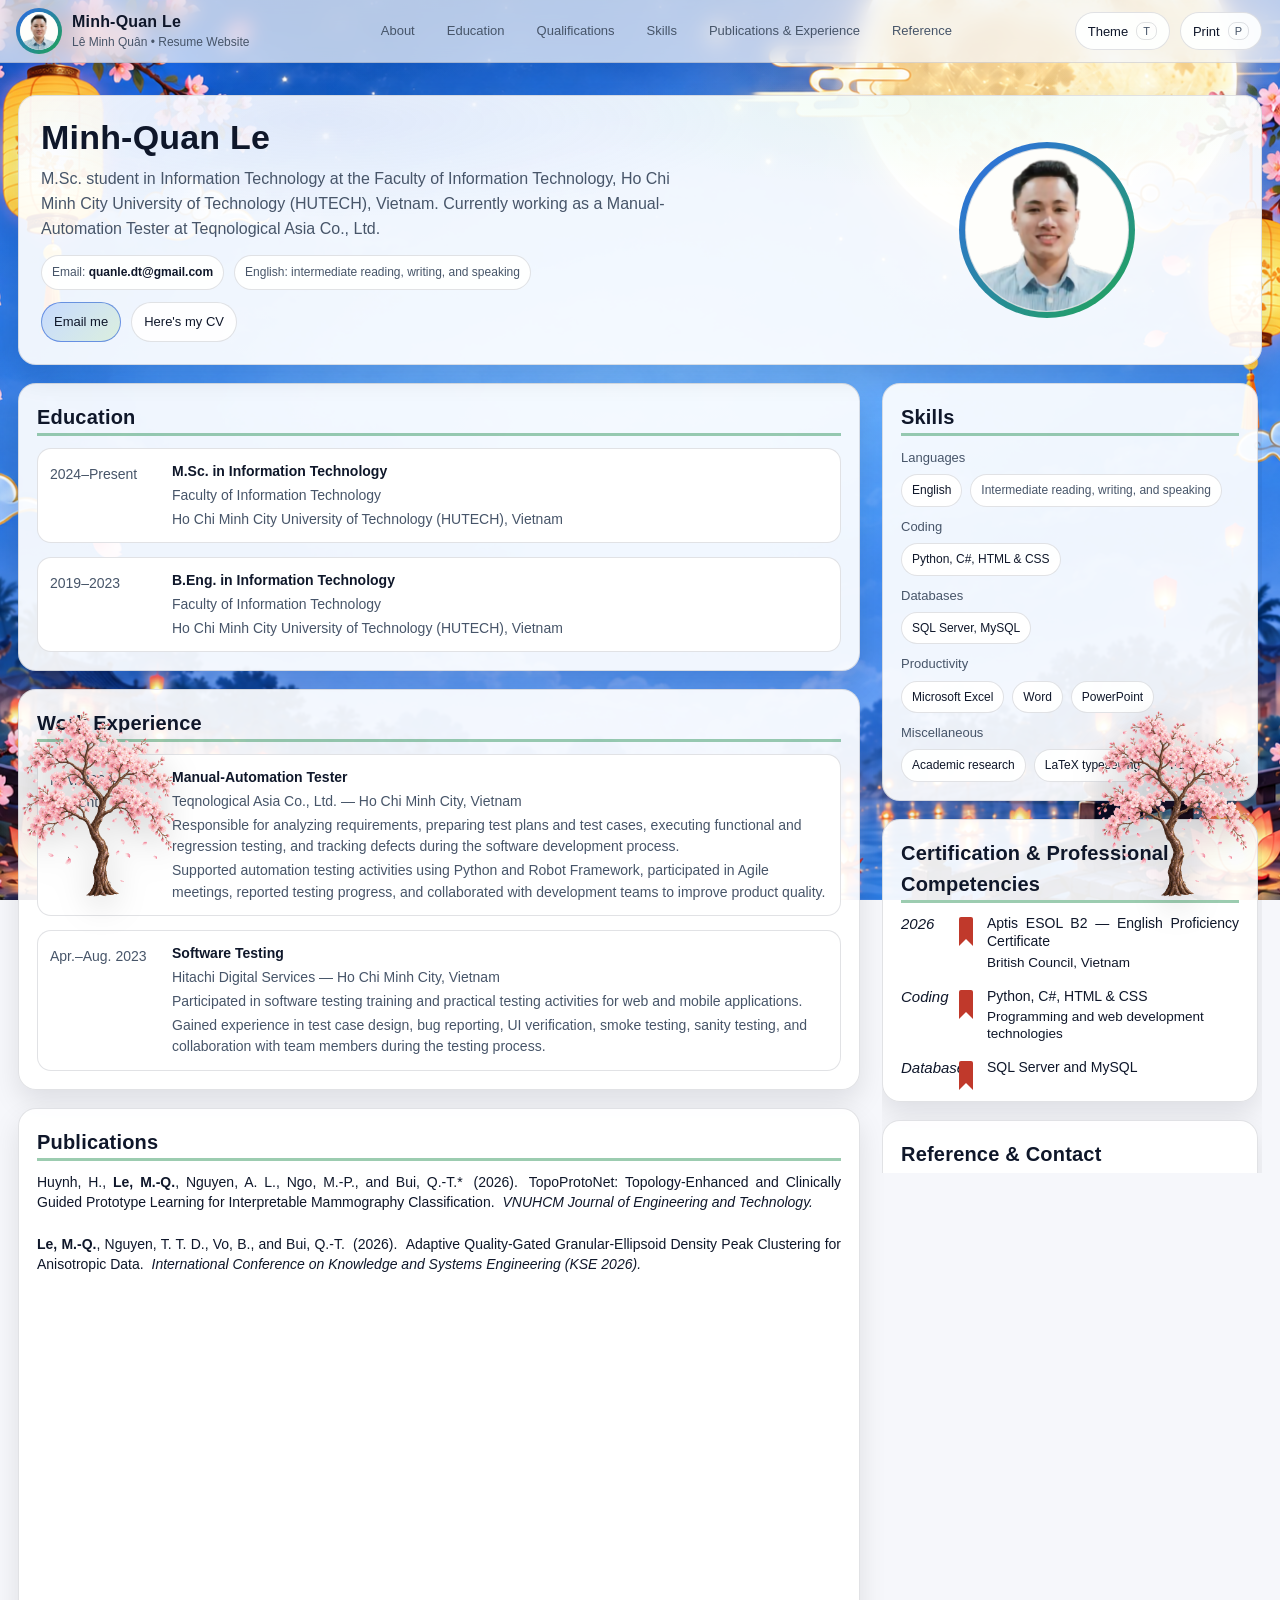
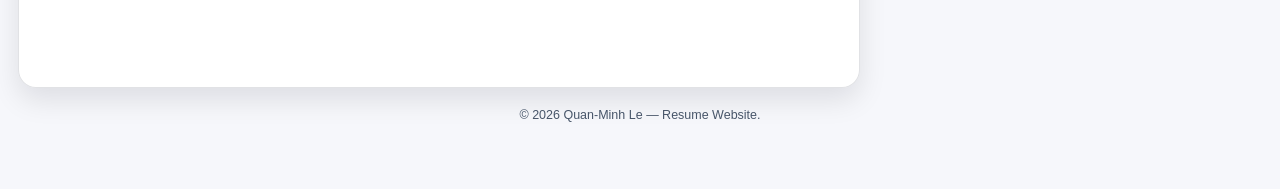
<file: index.html>
<!doctype html>
<html lang="en" data-theme="dark">
<head>
  <meta charset="utf-8" />
  <meta name="viewport" content="width=device-width,initial-scale=1" />
  <meta name="description" content="Minh-Quan Le — Resume Website" />
  <title>Minh-Quan Le | Resume</title>

  <script>
    (function () {
      const t = localStorage.getItem("theme");
      if (t) document.documentElement.setAttribute("data-theme", t);
    })();
  </script>

  <link rel="stylesheet" href="./main.css">
</head>

<body>
   <div id="sakura-container" aria-hidden="true"></div>
  <header class="topbar">
    <!-- Decorative lanterns attached to the topbar -->
    <!-- <img class="topbar-lantern topbar-lantern-left"
         src="./LongDentruingthu.png" alt="" aria-hidden="true" />
    <img class="topbar-lantern topbar-lantern-right"
         src="./LongDentruingthu.png" alt="" aria-hidden="true" /> -->

    <div class="topbar-inner">
      <!-- Brand + Avatar -->
      <div class="brand">
        <button class="avatar" id="avatarBtn" type="button" aria-label="Change avatar">
          <img id="avatarImg" src="./LeMinhQuan@4x.png" alt="Quan-Minh Le" />
          <span class="avatar-ring" aria-hidden="true"></span>
        </button>
        <input id="avatarInput" type="file" accept="image/*" hidden />

        <div class="brand-text">
          <div class="name">Minh-Quan Le</div>
          <span class="sub">Lê Minh Quân • Resume Website</span>
        </div>
      </div>

      <!-- Navigation -->
      <nav aria-label="Primary navigation" class="nav">
        <a href="#about">About</a>
        <a href="#education">Education</a>
        <a href="#certifications">Qualifications</a>
        <a href="#skills">Skills</a>
        <a href="#publications">Publications &amp; Experience</a>
        <a href="#references">Reference</a>
      </nav>

      <!-- Actions -->
      <div class="actions">
        <button class="btn" id="themeBtn" type="button" title="Toggle theme (T)">
          Theme <span class="kbd">T</span>
        </button>

        <button class="btn" id="printBtn" type="button" title="Print / Save as PDF (P)">
          Print <span class="kbd">P</span>
        </button>
      </div>
    </div>
  </header>

  <!-- Animated lion-dance decorations -->
  <img class="corner-lion corner-lion-left"
       src="./cay_anh_dao_lac_lu.gif" alt="" aria-hidden="true" />

  <img class="corner-lion corner-lion-right"
       src="./cay_anh_dao_lac_lu.gif" alt="" aria-hidden="true" />

  <main class="wrap">
    <!-- HERO / ABOUT -->
    <section class="hero" id="about">
      <div class="hero-inner">
        <div>
          <h1>Minh-Quan Le</h1>

          <p>
            M.Sc. student in Information Technology at the Faculty of Information
            Technology, Ho Chi Minh City University of Technology (HUTECH), Vietnam.
            Currently working as a Manual-Automation Tester at Teqnological Asia Co., Ltd.
          </p>

          <div class="hero-badges" aria-label="Highlights">
            <span class="pill">
              Email:
              <a id="emailLink" href="mailto:quanle.dt@gmail.com">
                <strong id="emailText">quanle.dt@gmail.com</strong>
              </a>
            </span>

            <span class="pill">
              English: intermediate reading, writing, and speaking
            </span>
          </div>

          <div class="contact-row">
            <a class="btn primary" href="mailto:quanle.dt@gmail.com">
              Email me
            </a>

            <a class="btn"
               href="https://drive.google.com/file/d/1zhZrEgo17ajCae7DOH2sjOqNZavHcTFz/view"
               target="_blank"
               rel="noopener">
              Here's my CV
            </a>
          </div>

          <div class="small muted"
               id="toast"
               style="display:none;margin-top:8px"></div>
        </div>

        <div class="hero-right">
          <button class="hero-avatar"
                  id="heroAvatarBtn"
                  type="button"
                  aria-label="Change avatar">
            <span class="hero-avatar-ring" aria-hidden="true"></span>
            <img id="heroAvatarImg"
                 src="./LeMinhQuan@4x.png"
                 alt="Quan-Minh Le" />
          </button>
        </div>
      </div>
    </section>

    <!-- Main content and sidebar -->
    <div class="layout">
      <!-- MAIN -->
      <div class="main">
        <section class="card" id="education">
            <h2>Education</h2>

            <div class="timeline">
              <!-- Master's degree -->
              <div class="titem">
                <div class="when">
                  2024–Present
                </div>

                <div>
                  <h3>M.Sc. in Information Technology</h3>

                  <div class="meta">
                    Faculty of Information Technology
                  </div>

                  <div class="meta">
                    Ho Chi Minh City University of Technology (HUTECH), Vietnam
                  </div>
                </div>
              </div>

              <!-- Bachelor's degree -->
              <div class="titem">
                <div class="when">
                  2019–2023
                </div>

                <div>
                  <h3>B.Eng. in Information Technology</h3>

                  <div class="meta">
                    Faculty of Information Technology
                  </div>

                  <div class="meta">
                    Ho Chi Minh City University of Technology (HUTECH), Vietnam
                  </div>
                </div>
              </div>
            </div>
        </section>

        <section class="card" id="education">
          <h2>Work Experience</h2>

          <div class="timeline">
            <!-- Work Experience 1 -->
            <div class="titem">
              <div class="when">
                Nov. 2023–Present
              </div>

              <div>
                <h3>
                  Manual-Automation Tester
                </h3>

                <div class="meta">
                  Teqnological Asia Co., Ltd. — Ho Chi Minh City, Vietnam
                </div>

                <div class="meta">
                  Responsible for analyzing requirements, preparing test plans and
                  test cases, executing functional and regression testing, and tracking
                  defects during the software development process.
                </div>

                <div class="meta">
                  Supported automation testing activities using Python and Robot
                  Framework, participated in Agile meetings, reported testing progress,
                  and collaborated with development teams to improve product quality.
                </div>
              </div>
            </div>

            <!-- Work Experience 2 -->
            <div class="titem">
              <div class="when">
                Apr.–Aug. 2023
              </div>

              <div>
                <h3>
                  Software Testing
                </h3>

                <div class="meta">
                  Hitachi Digital Services — Ho Chi Minh City, Vietnam
                </div>

                <div class="meta">
                  Participated in software testing training and practical testing
                  activities for web and mobile applications.
                </div>

                <div class="meta">
                  Gained experience in test case design, bug reporting, UI verification,
                  smoke testing, sanity testing, and collaboration with team members
                  during the testing process.
                </div>
              </div>
            </div>
          </div>
        </section>

        <section class="card" id="publications">
          <h2>Publications</h2>

          <ol class="publist paper-format" id="pubList">
            <!-- Publication -->
             <li class="pub-paper"
                data-text="2026 topoprotonet topology-enhanced clinically guided prototype learning interpretable mammography classification vnu hcm journal engineering technology huynh le nguyen ngo bui">
              <p>
                <span class="pub-authors">
                  Huynh, H., <strong>Le, M.-Q.</strong>, Nguyen, A. L., Ngo, M.-P., and Bui, Q.-T.*
                </span>

                <span class="pub-year">(2026).</span>

                <span class="pub-title">
                  TopoProtoNet: Topology-Enhanced and Clinically Guided Prototype
                  Learning for Interpretable Mammography Classification.
                </span>

                <span class="pub-venue">
                  VNUHCM Journal of Engineering and Technology.
                </span>

                <span class="pub-location"></span>
              </p>
            </li>
            <li class="pub-paper"
                data-text="2026 adaptive quality-gated granular-ellipsoid density peak clustering anisotropic data kse le nguyen vo bui">
              <p>
                <span class="pub-authors">
                  <strong>Le, M.-Q.</strong>, Nguyen, T. T. D., Vo, B., and Bui, Q.-T.
                </span>

                <span class="pub-year">(2026).</span>

                <span class="pub-title">
                  Adaptive Quality-Gated Granular-Ellipsoid Density Peak
                  Clustering for Anisotropic Data.
                </span>

                <span class="pub-venue">
                  International Conference on Knowledge and Systems Engineering
                  (KSE 2026).
                </span>

                <span class="pub-location"></span>
              </p>
            </li>
          </ol>
        </section>
      </div>

      <!-- SIDEBAR -->
      <aside class="sidebar">
        <section class="card" id="skills">
          <h2>Skills</h2>

          <div class="skill-group">
            <div>
              <div class="muted small" style="margin-bottom:6px">
                Languages
              </div>

              <div class="skill-row">
                <span class="tag">English</span>
                <span class="tag muted">
                  Intermediate reading, writing, and speaking
                </span>
              </div>
            </div>

            <div>
              <div class="muted small" style="margin-bottom:6px">
                Coding
              </div>

              <div class="skill-row">
                <span class="tag">Python, C#, HTML &amp; CSS</span>
              </div>
            </div>

            <div>
              <div class="muted small" style="margin-bottom:6px">
                Databases
              </div>

              <div class="skill-row">
                <span class="tag">SQL Server, MySQL</span>
              </div>
            </div>

            <div>
              <div class="muted small" style="margin-bottom:6px">
                Productivity
              </div>

              <div class="skill-row">
                <span class="tag">Microsoft Excel</span>
                <span class="tag">Word</span>
                <span class="tag">PowerPoint</span>
              </div>
            </div>

            <div>
              <div class="muted small" style="margin-bottom:6px">
                Miscellaneous
              </div>

              <div class="skill-row">
                <span class="tag">Academic research</span>
                <span class="tag">LaTeX typesetting</span>
                <span class="tag">Publishing</span>
              </div>
            </div>
          </div>
        </section>

        <section class="card" id="certifications">
          <h2>Certification &amp; Professional Competencies</h2>

          <div class="cert-list">
            <div class="cert-item">
              <div class="cert-year">2026</div>
              <div class="cert-icon" aria-hidden="true"></div>

              <div class="cert-content">
                <h3>
                  Aptis ESOL B2
                  <span>— English Proficiency Certificate</span>
                </h3>

                <div class="cert-meta">
                  British Council, Vietnam
                </div>
              </div>
            </div>

            <div class="cert-item">
              <div class="cert-year">Coding</div>
              <div class="cert-icon" aria-hidden="true"></div>

              <div class="cert-content">
                <h3>
                  Python, C#, HTML
                  <span>&amp; CSS</span>
                </h3>

                <div class="cert-meta">
                  Programming and web development technologies
                </div>
              </div>
            </div>

            <div class="cert-item">
              <div class="cert-year">Database</div>
              <div class="cert-icon" aria-hidden="true"></div>

              <div class="cert-content">
                <h3>SQL Server and MySQL</h3>
              </div>
            </div>
          </div>
        </section>

        <section class="card" id="references">
          <h2>Reference &amp; Contact</h2>

          <div class="ref-list simple-ref">
            <div class="ref-person">
              <h3>Dr. Quang-Thinh Bui</h3>
              <p>Faculty of Education and Basic Sciences</p>
              <p>Tien Giang University</p>
              <p>
                119 Ap Bac, Ward 5, My Tho City,
                Dong Thap Province, Vietnam
              </p>

              <p>
                <a href="mailto:buiquanghthinh@tgu.edu.vn">
                  buiquanghthinh@tgu.edu.vn
                </a>
              </p>
            </div>
          </div>
        </section>
      </aside>
    </div>

    <footer>
      © <span id="year"></span> Quan-Minh Le — Resume Website.
    </footer>
  </main>

  <script src="./main.js"></script>
  <script src="./hoaanhdao.js"></script>
</body>
</html>
</file>
<file: main.css>
:root {
  --bg: #0b0d10;
  --panel: #11151b;
  --text: #e8edf3;
  --muted: #a9b4c2;
  --line: rgba(255,255,255,.10);
  --brand: #7aa2f7;
  --brand2: #34d399;
  --shadow: 0 10px 30px rgba(0,0,0,.35);
  --radius: 18px;

  /* Tăng bề ngang web */
  --max: 1380px;

  --mono: ui-monospace, SFMono-Regular, Menlo, Monaco, Consolas, "Liberation Mono", monospace;
  --sans: ui-sans-serif, system-ui, -apple-system, Segoe UI, Roboto, Helvetica, Arial, "Apple Color Emoji", "Segoe UI Emoji";
}

[data-theme="light"] {
  --bg: #f6f7fb;
  --panel: #ffffff;
  --text: #0f172a;
  --muted: #475569;
  --line: rgba(15,23,42,.12);
  --brand: #2563eb;
  --brand2: #16a34a;
  --shadow: 0 12px 28px rgba(2,6,23,.10);
}

* {
  box-sizing: border-box;
  font-family: "Poppins", sans-serif !important; 

}

html,
body {
  height: auto;
  min-height: 100%;
  overflow-x: hidden;
  overflow-y: auto;
}

body {
  margin: 0;
  font-family: var(--sans);
  color: var(--text);
  line-height: 1.55;

  background:
    radial-gradient(
      900px 420px at 15% -10%,
      rgba(122, 162, 247, 0.10),
      transparent 60%
    ),

    radial-gradient(
      900px 420px at 85% 0%,
      rgba(255, 255, 255, 0.04),
      transparent 60%
    ),

    linear-gradient(
      180deg,
      rgba(255, 255, 255, 0.03),
      transparent 35%
    ),

    url("./bg.png")
      center / cover no-repeat fixed,

    var(--bg);
}
a {
  color: inherit;
  text-decoration: none;
}

.wrap {
  max-width: var(--max);
  margin: 0 auto;
  padding: 18px 18px 64px;
}

section {
  scroll-margin-top: 92px;
}

/* =========================
   Topbar
   ========================= */

.topbar {
  position: sticky;
  top: 0;
  z-index: 50;
  overflow: visible;
  backdrop-filter: blur(10px);
  background: rgba(10,12,16,.62);
  border-bottom: 1px solid var(--line);
}

/* Lồng đèn treo ở hai đầu topbar */
.topbar-lantern {
  position: absolute;
  top:63px;
  z-index: 51;
    width: clamp(90px, 8vw, 155px);
  height: auto;
  pointer-events: none;
  user-select: none;
  transform-origin: 50% 0;
  filter: drop-shadow(0 8px 10px rgba(191, 25, 25, .28));
  animation: lantern-sway 1.5s ease-in-out infinite alternate;
}

.topbar-lantern-left {
  left: max(8px, calc((100vw - var(--max)) / 2 - 123px));
}

.topbar-lantern-right {
  right: max(8px, calc((100vw - var(--max)) / 2 - 123px));
  animation-delay: -1.75s;
}

@keyframes lantern-sway {
  from { transform: rotate(-2deg); }
  to { transform: rotate(2deg); }
}

/* Hai con lân cố định ở hai góc dưới màn hình */
.corner-lion {
  position: fixed;
  bottom: 0;
  z-index: 40;
  width: clamp(145px, 16vw, 270px);
  max-height: 43vh;
  object-fit: contain;
  pointer-events: none;
  user-select: none;
  filter: drop-shadow(0 8px 16px rgba(0, 0, 0, .18));
}

.corner-lion-left {
  left: 0;
  object-position: left bottom;
}

.corner-lion-right {
  right: 0;
  object-position: right bottom;
}

@media (prefers-reduced-motion: reduce) {
  .topbar-lantern {
    animation: none;
  }
}

[data-theme="light"] .topbar {
  background: rgba(246,247,251,.72);
}

.topbar-inner {
  max-width: var(--max);
  margin: 0 auto;
  padding: 10px 18px;
  display: grid;
  grid-template-columns: auto 1fr auto;
  align-items: center;
  gap: 14px;
}

.brand {
  display: flex;
  align-items: center;
  gap: 12px;
  min-width: 240px;
}

.brand-text .name {
  font-weight: 800;
  letter-spacing: .2px;
}

.brand-text .sub {
  display: block;
  font-size: 12px;
  color: var(--muted);
  margin-top: -2px;
}

.nav {
  display: flex;
  justify-content: center;
  align-items: center;
  gap: 10px;
  flex-wrap: wrap;
}

.nav a {
  font-size: 13px;
  color: var(--muted);
  padding: 8px 10px;
  border-radius: 999px;
  border: 1px solid transparent;
}

.nav a.active {
  color: var(--text);
  border-color: var(--line);
  background: color-mix(in oklab, var(--panel) 85%, transparent);
}


.actions {
  display: flex;
  align-items: center;
  gap: 10px;
  justify-content: flex-end;
}

/* =========================
   Avatar
   ========================= */

.avatar,
.hero-avatar {
  position: relative;
  border-radius: 999px;
  border: 0;
  background: transparent;
  cursor: pointer;
  padding: 0;
}

.avatar {
  width: 42px;
  height: 42px;
}

.hero-avatar {
  width: 170px;
  height: 170px;
}

.avatar-ring,
.hero-avatar-ring {
  position: absolute;
  border-radius: 999px;
  background: linear-gradient(135deg, var(--brand), var(--brand2));
  opacity: .95;
}

.avatar-ring {
  inset: -2px;
  z-index: 0;
}

.hero-avatar-ring {
  inset: -3px;
}

.avatar img,
.avatar .avatar-fallback,
.hero-avatar img,
.hero-avatar-fallback {
  position: absolute;
  border-radius: 999px;
  z-index: 1;
}

.avatar img,
.avatar .avatar-fallback {
  inset: 2px;
  width: calc(100% - 4px);
  height: calc(100% - 4px);
}

.hero-avatar img,
.hero-avatar-fallback {
  inset: 3px;
  width: calc(100% - 6px);
  height: calc(100% - 6px);
}

.avatar img,
.hero-avatar img {
  display: block;
  object-fit: cover;
  background: color-mix(in oklab, var(--panel) 90%, transparent);
}

.hero-avatar img {
  border: 1px solid var(--line);
}

.avatar .avatar-fallback,
.hero-avatar-fallback {
  display: flex;
  align-items: center;
  justify-content: center;
  font-weight: 800;
  background: color-mix(in oklab, var(--panel) 92%, transparent);
}

.hero-avatar-fallback {
  font-weight: 900;
  letter-spacing: .4px;
  border: 1px solid var(--line);
}

.avatar.has-img .avatar-fallback,
.hero-avatar.has-img .hero-avatar-fallback {
  display: none;
}

.hero-avatar-hint {
  text-align: center;
}

/* =========================
   Buttons
   ========================= */

.btn {
  display: inline-flex;
  align-items: center;
  gap: 8px;
  padding: 9px 12px;
  border-radius: 999px;
  border: 1px solid var(--line);
  background: color-mix(in oklab, var(--panel) 90%, transparent);
  color: var(--text);
  font-size: 13px;
  cursor: pointer;
  transition: transform .12s ease;
}

.btn:hover {
  transform: translateY(-1px);
}

.btn.primary {
  border-color: color-mix(in oklab, var(--brand) 55%, var(--line));
  background: linear-gradient(
    135deg,
    color-mix(in oklab, var(--brand) 25%, var(--panel)),
    color-mix(in oklab, var(--brand2) 18%, var(--panel))
  );
}

.kbd {
  font-family: var(--mono);
  font-size: 11px;
  color: var(--muted);
  border: 1px solid var(--line);
  padding: 2px 6px;
  border-radius: 8px;
}

/* =========================
   Hero
   ========================= */

.hero {
  margin-top: 14px;
  border: 1px solid var(--line);
  background: color-mix(in oklab, var(--panel) 92%, transparent);
  border-radius: var(--radius);
  box-shadow: var(--shadow);
  overflow: hidden;
  position: relative;
}

.hero::before {
  content: "";
  position: absolute;
  inset: -2px;
  pointer-events: none;
  background:
    radial-gradient(700px 160px at 25% 10%, rgba(122,162,247,.12), transparent 60%),
    radial-gradient(700px 160px at 75% 0%, rgba(52,211,153,.07), transparent 60%);
}

.hero-inner {
  position: relative;
  display: grid;
  grid-template-columns: 1.35fr .65fr;
  gap: 16px;
  padding: 22px;
}

.hero h1 {
  margin: 0;
  font-size: 34px;
  line-height: 1.15;
  letter-spacing: .2px;
}

.hero p {
  margin: 10px 0 0;
  color: var(--muted);
  max-width: 72ch;
}

.hero-badges,
.contact-row {
  display: flex;
  gap: 10px;
  flex-wrap: wrap;
  margin-top: 14px;
}

.contact-row {
  margin-top: 12px;
}

.hero-right {
  display: flex;
  flex-direction: column;
  align-items: center;
  justify-content: center;
  gap: 10px;
}

.pill {
  font-size: 12px;
  padding: 7px 10px;
  border-radius: 999px;
  border: 1px solid var(--line);
  background: color-mix(in oklab, var(--panel) 92%, transparent);
  color: var(--muted);
}

.pill strong {
  color: var(--text);
}

/* =========================
   Cards and layout
   ========================= */

section.card {
  border: 1px solid var(--line);
  background: color-mix(in oklab, var(--panel) 92%, transparent);
  border-radius: var(--radius);
  box-shadow: var(--shadow);
  padding: 18px;
}

section.card h2 {
  font-family: Arial, Helvetica, sans-serif;
  margin: 0 0 12px;
  font-size: 20px;
  letter-spacing: .2px;
  border-bottom: 3px solid color-mix(in oklab, var(--brand2) 35%, var(--line));
}

/* Mở rộng layout: main rộng hơn, sidebar vừa phải */
.layout {
  display: grid;
  grid-template-columns: minmax(760px, 1fr) 380px;
  gap: 22px;
  margin-top: 18px;
  align-items: stretch;
}

.main,
.sidebar,
.timeline,
.skill-group {
  display: grid;
}

.main {
  gap: 18px;
  grid-template-rows: auto 1fr;
  min-height: calc(100vh - 110px);
  align-self: stretch;
}

.sidebar {
  gap: 18px;
  position: sticky;
  top: 92px;
  align-self: start;
  max-height: calc(100vh - 110px);
  overflow: auto;
  padding-right: 4px;
}

.muted {
  color: var(--muted);
}

.small {
  font-size: 13px;
}

/* =========================
   Timeline
   ========================= */

.timeline {
  gap: 14px;
}

.titem {
  display: grid;
  grid-template-columns: 110px 1fr;
  gap: 12px;
  padding: 12px;
  border-radius: 14px;
  border: 1px solid var(--line);
  background: color-mix(in oklab, var(--panel) 96%, transparent);
}

.titem .when {
  font-family: var(--mono);
  font-size: 14px;
  color: var(--muted);
  padding-top: 3px;
}

.titem h3 {
  margin: 0;
  font-size: 14px;
}

.titem .meta {
  margin-top: 2px;
  color: var(--muted);
  font-size: 14px !important;
}

.titem ul {
  margin: 8px 0 0 18px;
  padding: 0;
}

.titem li {
  margin: 4px 0;
  color: var(--muted);
}

.titem li strong {
  color: var(--text);
}

/* =========================
   Skills
   ========================= */

.skill-group {
  gap: 10px;
}

.skill-row {
  display: flex;
  flex-wrap: wrap;
  gap: 8px;
}

.tag {
  font-size: 12px;
  padding: 6px 10px;
  border-radius: 999px;
  border: 1px solid var(--line);
  background: color-mix(in oklab, var(--panel) 94%, transparent);
  color: var(--text);
}

.tag.muted {
  color: var(--muted);
}

/* =========================
   Search
   ========================= */

.pub-top {
  display: flex;
  gap: 10px;
  flex-wrap: wrap;
  margin-bottom: 10px;
}

.search {
  flex: 1;
  min-width: 240px;
  display: flex;
  align-items: center;
  gap: 10px;
  padding: 10px 12px;
  border-radius: 999px;
  border: 1px solid var(--line);
  background: color-mix(in oklab, var(--panel) 96%, transparent);
}

.search-icon {
  font-family: var(--mono);
  color: var(--muted);
}

.search input {
  width: 100%;
  border: none;
  outline: none;
  background: transparent;
  color: var(--text);
  font-size: 13px;
}

/* =========================
   Publications — paper format
   ========================= */

#publications {
  display: flex;
  flex-direction: column;
  height: 100%;
  min-height: 580px;
}

.publist.paper-format {
  margin: 0;
  padding: 0;
  list-style: none;
  display: block;
  flex: 1;
}

.publist.paper-format .pub-paper {
  margin: 0 0 22px;
  padding: 0;
  border: 0;
  background: transparent;
  box-shadow: none;
}

.publist.paper-format .pub-paper:last-child {
  margin-bottom: 0;
}

.publist.paper-format .pub-paper::before {
  display: none;
  content: none;
}

.publist.paper-format .pub-paper p {
  margin: 0;
  font-family: "Times New Roman", Times, serif;
  font-size: 14px;
  line-height: 1.42;
  color: var(--text);
  text-align: justify;
  text-align-last: left;
  text-justify: inter-word;
  overflow-wrap: anywhere;
  word-break: normal;
  hyphens: auto;
}

.publist.paper-format .pub-authors,
.publist.paper-format .pub-year,
.publist.paper-format .pub-title,
.publist.paper-format .pub-location,
.publist.paper-format .pub-note {
  font-weight: 400;
}

.publist.paper-format .pub-authors strong {
  font-weight: 700;
}

.publist.paper-format .pub-year,
.publist.paper-format .pub-title,
.publist.paper-format .pub-venue,
.publist.paper-format .pub-location,
.publist.paper-format .pub-note {
  margin-left: 4px;
}

.publist.paper-format .pub-venue {
  font-style: italic;
  font-weight: 400;
}

/* =========================
   References — simple academic format
   ========================= */

#references,
#references h2 {
  font-family: "Times New Roman", Times, serif;
}

#references h2 {
  font-size: 20px;
  font-weight: 800;
  margin-bottom: 16px;
  padding-bottom: 8px;
  border-bottom: 3px solid color-mix(in oklab, var(--brand2) 35%, var(--line));
}

.ref-list.simple-ref {
  display: grid;
  gap: 20px;
}

.ref-person {
  margin: 0;
  padding: 0;
}

.ref-person h3 {
  margin: 0 0 8px;
  font-size: 20px;
  line-height: 1.25;
  font-weight: 800;
  color: var(--text);
}

.ref-person p {
  margin: 0 0 5px;
  font-size: 17px;
  line-height: 1.35;
  font-weight: 400;
  color: var(--muted);
}

.ref-person p:last-child {
  margin-bottom: 0;
}

.ref-person a {
  color: var(--muted);
  text-decoration: none;
}

.ref-person a:hover {
  color: var(--brand);
  text-decoration: underline;
}

/* Sidebar version */
.sidebar #references h2 {
  font-size: 20px;
}

.sidebar .ref-list.simple-ref {
  gap: 18px;
}

.sidebar .ref-person h3 {
  font-size: 15px;
  margin-bottom: 6px;
}

.sidebar .ref-person p {
  font-size: 15px;
  line-height: 1.32;
  margin-bottom: 4px;
}

/* Mobile */
@media (max-width: 720px) {
  #references h2 {
    font-size: 18px;
  }

  .ref-person h3 {
    font-size: 18px;
  }

  .ref-person p {
    font-size: 15px;
  }
}

/* =========================
   Footer
   ========================= */

footer {
  margin-top: 18px;
  color: var(--muted);
  font-size: 12.5px;
  text-align: center;
}

/* =========================
   Responsive
   ========================= */
/* iPad và màn hình nhỏ hơn 1080px */
@media (max-width: 1080px) {
  .topbar-lantern {
    width: 95px;
    opacity: 1;
  }

  .topbar-lantern-left {
    left: 4px;
  }

  .topbar-lantern-right {
    right: 4px;
  }

  .corner-lion {
    width: clamp(120px, 17vw, 180px);
    opacity: .94;
  }

  .layout {
    grid-template-columns: 1fr;
  }

  .main {
    min-height: auto;
    grid-template-rows: auto;
  }

  #publications {
    height: auto;
    min-height: auto;
  }

  .sidebar {
    position: static;
    max-height: none;
  }

  .hero-inner {
    grid-template-columns: 1fr;
  }

  .nav {
    justify-content: flex-start;
    overflow-x: auto;
    flex-wrap: nowrap;
    gap: 6px;
  }
}

/* Điện thoại */
@media (max-width: 720px) {
  .topbar-lantern {
    width: 75px;
    opacity: 1;
  }

  .corner-lion {
    width: 105px;
    max-height: 28vh;
    opacity: .78;
  }

  .publist.paper-format .pub-paper {
    margin-bottom: 18px;
  }

  .publist.paper-format .pub-paper p {
    font-size: 16px;
    line-height: 1.45;
    text-align: left;
    text-align-last: left;
  }

  #references h2 {
    font-size: 18px;
  }

  .ref-person h3 {
    font-size: 17px;
  }

  .ref-info,
  .ref-line {
    font-size: 15px;
  }
}

/* =========================
   Print
   ========================= */

@media print {
  .topbar,
  .topbar-lantern,
  .corner-lion,
  .contact-row,
  .actions,
  .pill,
  .pub-top {
    display: none !important;
  }

  body {
    background: #fff;
  }

  section.card,
  .hero {
    box-shadow: none;
  }

  a {
    text-decoration: none;
  }
}
/* =========================
   Certifications — academic ribbon format
   ========================= */

#certifications {
  font-family: "Times New Roman", Times, serif;
}

.cert-list {
  display: grid;
  gap: 18px;
  margin-top: 10px;
}

.cert-item {
  display: grid;
  grid-template-columns: 58px 20px 1fr;
  gap: 12px;
  align-items: start;
}

.cert-year {
  font-size: 17px;
  line-height: 1.2;
  font-style: italic;
  color: var(--text);
  white-space: nowrap;
}

.cert-icon {
  position: relative;
  width: 14px;
  height: 22px;
  margin-top: 2px;
  background: #c0392b;
  border-radius: 2px 2px 0 0;
}

.cert-icon::after {
  content: "";
  position: absolute;
  left: 0;
  bottom: -7px;
  width: 0;
  height: 0;
  border-left: 7px solid #c0392b;
  border-right: 7px solid #c0392b;
  border-bottom: 7px solid transparent;
}

.cert-content h3 {
  margin: 0;
  font-size: 17px;
  line-height: 1.25;
  font-weight: 500;
  color: var(--text);
}

.cert-content h3 span {
  font-weight: 500;
}

.cert-meta {
  margin-top: 4px;
  font-size: 15px;
  line-height: 1.25;
  color: var(--text);
}

/* Sidebar version */
.sidebar #certifications .cert-list {
  gap: 16px;
}

.sidebar #certifications .cert-item {
  grid-template-columns: 48px 18px 1fr;
  gap: 10px;
}

.sidebar #certifications .cert-year {
  font-size: 15px;
}

.sidebar #certifications .cert-content h3 {
  font-size: 14px;
  line-height: 1.28;
  text-align: justify;
}

.sidebar #certifications .cert-meta {
  font-size: 13.5px;
}

/* Mobile */
@media (max-width: 720px) {
  .cert-item {
    grid-template-columns: 48px 18px 1fr;
    gap: 10px;
  }

  .cert-year {
    font-size: 15px;
  }

  .cert-content h3 {
    font-size: 15px;
  }

  .cert-meta {
    font-size: 13.5px;
  }
}


/* =========================
   Sakura falling effect
   ========================= */

#sakura-container {
  position: fixed;
  inset: 0;
  z-index: 45;
  width: 100%;
  height: 100%;
  overflow: hidden;
  pointer-events: none;
  user-select: none;
}

/* Khung chuyển động của từng cánh hoa */
.sakura-petal {
  position: absolute;
  top: -12vh;
  left: var(--left);

  width: var(--size);
  height: var(--size);

  opacity: var(--opacity);

  animation:
    sakura-fall var(--fall-duration) linear infinite;

  animation-delay: var(--delay);
  will-change: transform;
}

/* Hình dạng cánh hoa */
.sakura-petal::before {
  content: "";
  display: block;

  width: 100%;
  height: 72%;

  border-radius:
    90% 15% 90% 15%;

  background:
    radial-gradient(
      circle at 30% 30%,
      rgba(255, 255, 255, 0.95),
      transparent 30%
    ),
    linear-gradient(
      135deg,
      var(--petal-light),
      var(--petal-dark)
    );

  box-shadow:
    0 2px 5px rgba(190, 60, 100, 0.18);

  transform-origin: center;

  animation:
    sakura-spin var(--spin-duration) ease-in-out infinite alternate;
}

/* Cánh hoa rơi từ trên xuống dưới */
@keyframes sakura-fall {
  0% {
    transform:
      translate3d(0, -12vh, 0)
      rotate(0deg);
  }

  20% {
    transform:
      translate3d(var(--drift-one), 20vh, 0)
      rotate(75deg);
  }

  40% {
    transform:
      translate3d(var(--drift-two), 45vh, 0)
      rotate(150deg);
  }

  60% {
    transform:
      translate3d(var(--drift-three), 70vh, 0)
      rotate(230deg);
  }

  80% {
    transform:
      translate3d(var(--drift-four), 95vh, 0)
      rotate(310deg);
  }

  100% {
    transform:
      translate3d(var(--drift-five), 115vh, 0)
      rotate(390deg);
  }
}

/* Cánh hoa lắc và xoay nhẹ */
@keyframes sakura-spin {
  0% {
    transform:
      rotateX(0deg)
      rotateY(0deg)
      scale(0.85);
  }

  50% {
    transform:
      rotateX(65deg)
      rotateY(120deg)
      scale(1);
  }

  100% {
    transform:
      rotateX(140deg)
      rotateY(240deg)
      scale(0.8);
  }
}

/* Đặt hoa phía sau topbar */
.topbar {
  z-index: 50;
}

/* Giảm hiệu ứng trên điện thoại */
@media (max-width: 720px) {
  .sakura-petal:nth-child(2n) {
    display: none;
  }
}

/* Tắt chuyển động nếu người dùng chọn giảm hiệu ứng */
@media (prefers-reduced-motion: reduce) {
  #sakura-container {
    display: none;
  }
}
</file>
